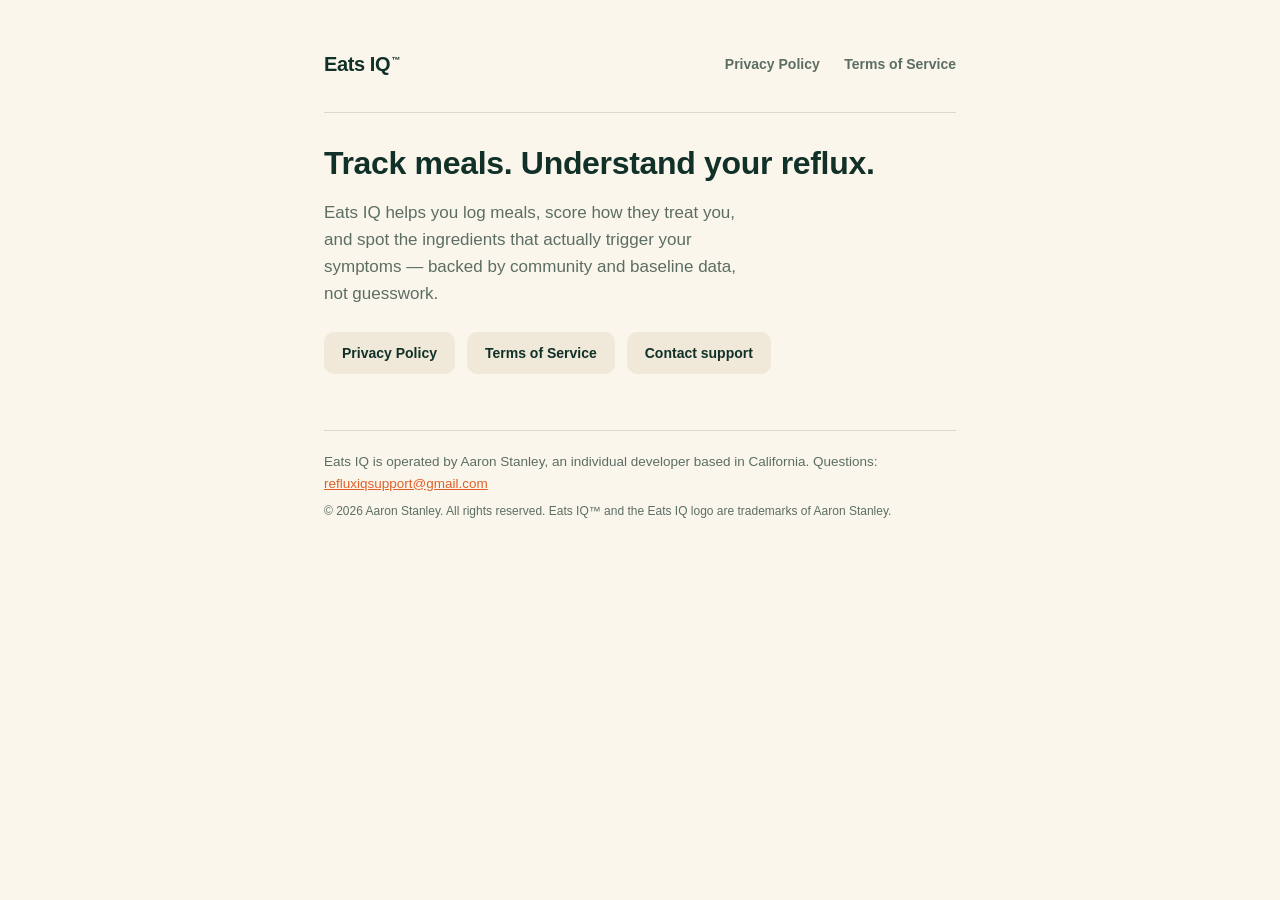
<file: index.html>
<!doctype html>
<html lang="en">
<head>
<meta charset="utf-8">
<meta name="viewport" content="width=device-width, initial-scale=1">
<title>Eats IQ</title>
<meta name="description" content="Eats IQ — log meals, see which ingredients trigger your reflux, and compare notes with a community tracking the same thing.">
<meta name="google-site-verification" content="Atj58rd3w0Bx_E0nCpOReknHNe3fZEeyiRKM_595VqA" />
<meta name="google-site-verification" content="nnmqIkc8oKqENO7Cv0VcmT9NTCiiDMqo-i-JIBaqtnU" />
<link rel="stylesheet" href="style.css">
</head>
<body>
<div class="wrap">
  <header class="site">
    <a class="wordmark" href="/">Eats IQ<sup class="tm">™</sup></a>
    <nav class="site">
      <a href="privacy-policy.html">Privacy Policy</a>
      <a href="terms-of-service.html">Terms of Service</a>
    </nav>
  </header>

  <main class="home-hero">
    <h1>Track meals. Understand your reflux.</h1>
    <p class="tagline">
      Eats IQ helps you log meals, score how they treat you, and spot the ingredients that
      actually trigger your symptoms — backed by community and baseline data, not guesswork.
    </p>
    <div class="home-links">
      <a href="privacy-policy.html">Privacy Policy</a>
      <a href="terms-of-service.html">Terms of Service</a>
      <a href="mailto:refluxiqsupport@gmail.com">Contact support</a>
    </div>
  </main>

  <footer class="site">
    Eats IQ is operated by Aaron Stanley, an individual developer based in California.
    Questions: <a href="mailto:refluxiqsupport@gmail.com">refluxiqsupport@gmail.com</a>
    <span class="legal-notice">© 2026 Aaron Stanley. All rights reserved. Eats IQ™ and the Eats IQ logo are trademarks of Aaron Stanley.</span>
  </footer>
</div>
</body>
</html>
</file>
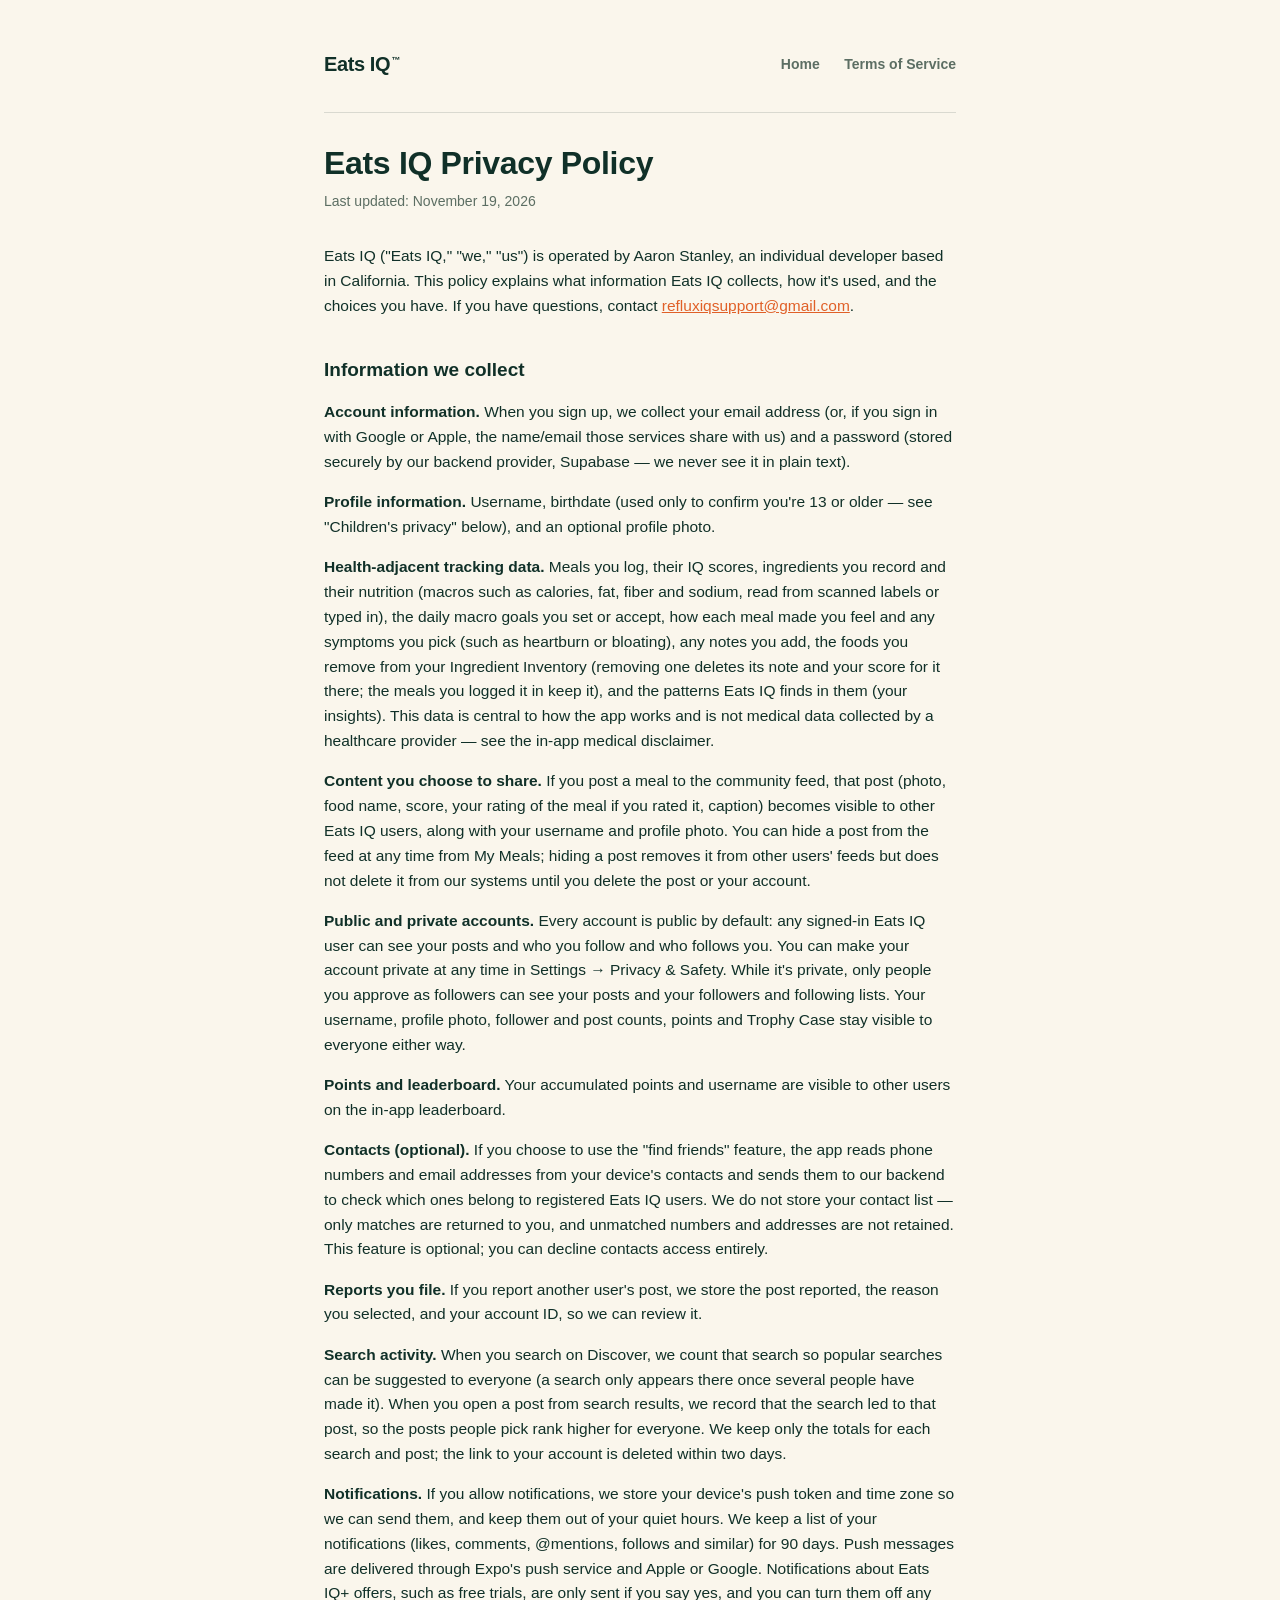
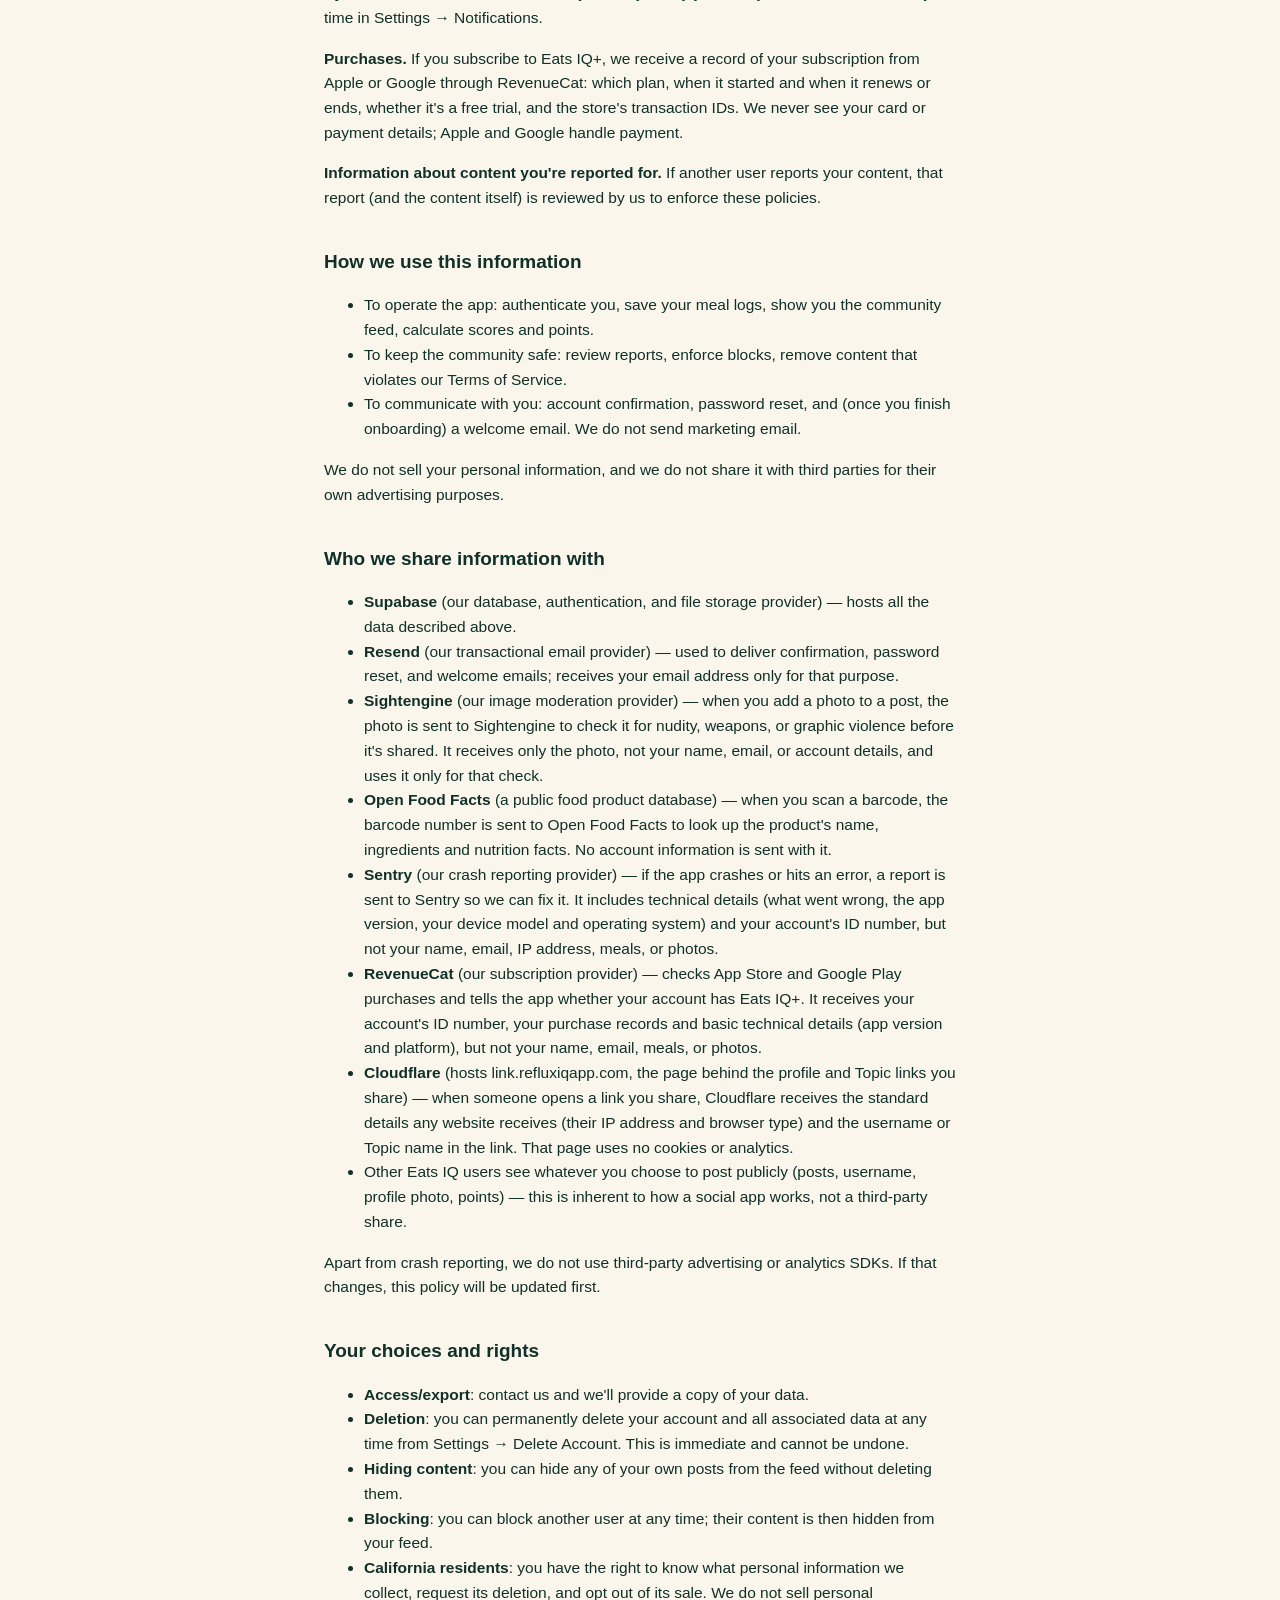
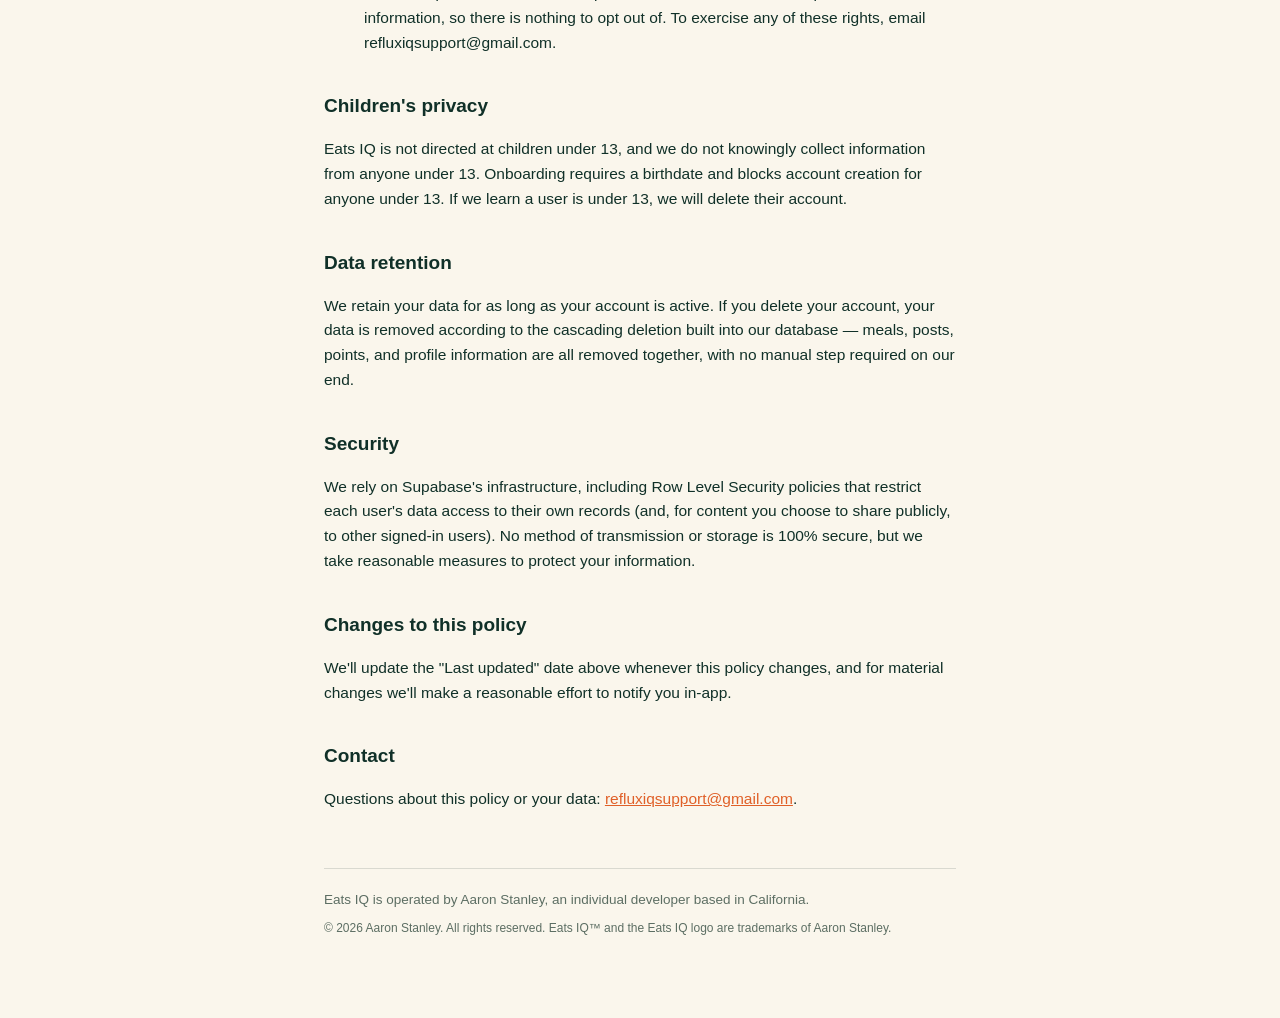
<file: privacy-policy.html>
<!doctype html>
<html lang="en">
<head>
<meta charset="utf-8">
<meta name="viewport" content="width=device-width, initial-scale=1">
<title>Privacy Policy — Eats IQ</title>
<link rel="stylesheet" href="style.css">
</head>
<body>
<div class="wrap">
  <header class="site">
    <a class="wordmark" href="/">Eats IQ<sup class="tm">™</sup></a>
    <nav class="site">
      <a href="index.html">Home</a>
      <a href="terms-of-service.html">Terms of Service</a>
    </nav>
  </header>

  <main>
    <h1>Eats IQ Privacy Policy</h1>
    <p class="updated">Last updated: November 19, 2026</p>

    <p>
      Eats IQ ("Eats IQ," "we," "us") is operated by Aaron Stanley, an individual
      developer based in California. This policy explains what information Eats IQ
      collects, how it's used, and the choices you have. If you have questions, contact
      <a href="mailto:refluxiqsupport@gmail.com">refluxiqsupport@gmail.com</a>.
    </p>

    <h2>Information we collect</h2>
    <p><strong>Account information.</strong> When you sign up, we collect your email address
      (or, if you sign in with Google or Apple, the name/email those services share with us)
      and a password (stored securely by our backend provider, Supabase — we never see it in
      plain text).</p>
    <p><strong>Profile information.</strong> Username, birthdate (used only to confirm you're
      13 or older — see "Children's privacy" below), and an optional profile photo.</p>
    <p><strong>Health-adjacent tracking data.</strong> Meals you log, their IQ scores, ingredients you record and their nutrition (macros such as calories, fat, fiber and sodium, read from scanned labels or typed in), the daily macro goals you set or accept, how each meal made you feel and any symptoms you pick (such as heartburn or bloating), any notes you add, the foods you remove from your Ingredient Inventory (removing one deletes its note and your score for it there; the meals you logged it in keep it), and the patterns Eats IQ finds in them (your insights). This data is central to how the app
      works and is not medical data collected by a healthcare provider — see the in-app
      medical disclaimer.</p>
    <p><strong>Content you choose to share.</strong> If you post a meal to the community
      feed, that post (photo, food name, score, your rating of the meal if you rated it, caption) becomes visible to other Eats IQ
      users, along with your username and profile photo. You can hide a post from the feed
      at any time from My Meals; hiding a post removes it from other users' feeds but does
      not delete it from our systems until you delete the post or your account.</p>
    <p><strong>Public and private accounts.</strong> Every account is public by default: any
      signed-in Eats IQ user can see your posts and who you follow and who follows you. You
      can make your account private at any time in Settings → Privacy &amp; Safety. While
      it's private, only people you approve as followers can see your posts and your
      followers and following lists. Your username, profile photo, follower and post counts,
      points and Trophy Case stay visible to everyone either way.</p>
    <p><strong>Points and leaderboard.</strong> Your accumulated points and username are
      visible to other users on the in-app leaderboard.</p>
    <p><strong>Contacts (optional).</strong> If you choose to use the "find friends" feature,
      the app reads phone numbers and email addresses from your device's contacts and sends
      them to our backend to check which ones belong to registered Eats IQ users. We do not
      store your contact list — only matches are returned to you, and unmatched numbers and
      addresses are not retained. This feature is optional; you can decline contacts access
      entirely.</p>
    <p><strong>Reports you file.</strong> If you report another user's post, we store the
      post reported, the reason you selected, and your account ID, so we can review it.</p>
    <p><strong>Search activity.</strong> When you search on Discover, we count that search
      so popular searches can be suggested to everyone (a search only appears there once
      several people have made it). When you open a post from search results, we record
      that the search led to that post, so the posts people pick rank higher for everyone.
      We keep only the totals for each search and post; the link to your account is
      deleted within two days.</p>
    <p><strong>Notifications.</strong> If you allow notifications, we store your device's push
      token and time zone so we can send them, and keep them out of your quiet hours. We keep
      a list of your notifications (likes, comments, @mentions, follows and similar) for 90
      days. Push messages are delivered through Expo's push service and Apple or Google. Notifications about Eats IQ+ offers, such as free trials, are only sent if you say yes, and you can turn them off any time in Settings → Notifications.</p>
    <p><strong>Purchases.</strong> If you subscribe to Eats IQ+, we receive a record of your subscription from Apple or Google through RevenueCat: which plan, when it started and when it renews or ends, whether it's a free trial, and the store's transaction IDs. We never see your card or payment details; Apple and Google handle payment.</p>
    <p><strong>Information about content you're reported for.</strong> If another user
      reports your content, that report (and the content itself) is reviewed by us to
      enforce these policies.</p>

    <h2>How we use this information</h2>
    <ul>
      <li>To operate the app: authenticate you, save your meal logs, show you the community
        feed, calculate scores and points.</li>
      <li>To keep the community safe: review reports, enforce blocks, remove content that
        violates our Terms of Service.</li>
      <li>To communicate with you: account confirmation, password reset, and (once you
        finish onboarding) a welcome email. We do not send marketing email.</li>
    </ul>
    <p>We do not sell your personal information, and we do not share it with third parties
      for their own advertising purposes.</p>

    <h2>Who we share information with</h2>
    <ul>
      <li><strong>Supabase</strong> (our database, authentication, and file storage
        provider) — hosts all the data described above.</li>
      <li><strong>Resend</strong> (our transactional email provider) — used to deliver
        confirmation, password reset, and welcome emails; receives your email address only
        for that purpose.</li>
      <li><strong>Sightengine</strong> (our image moderation provider) — when you add a
        photo to a post, the photo is sent to Sightengine to check it for nudity, weapons,
        or graphic violence before it's shared. It receives only the photo, not your name,
        email, or account details, and uses it only for that check.</li>
      <li><strong>Open Food Facts</strong> (a public food product database) — when you scan
        a barcode, the barcode number is sent to Open Food Facts to look up the product's
        name, ingredients and nutrition facts. No account information is sent with it.</li>
      <li><strong>Sentry</strong> (our crash reporting provider) — if the app crashes or
        hits an error, a report is sent to Sentry so we can fix it. It includes technical
        details (what went wrong, the app version, your device model and operating system)
        and your account's ID number, but not your name, email, IP address, meals, or
        photos.</li>
      <li><strong>RevenueCat</strong> (our subscription provider) — checks App Store and Google Play purchases and tells the app whether your account has Eats IQ+. It receives your account's ID number, your purchase records and basic technical details (app version and platform), but not your name, email, meals, or photos.</li>
      <li><strong>Cloudflare</strong> (hosts link.refluxiqapp.com, the page behind the profile and Topic links you share) — when someone opens a link you share, Cloudflare receives the standard details any website receives (their IP address and browser type) and the username or Topic name in the link. That page uses no cookies or analytics.</li>
      <li>Other Eats IQ users see whatever you choose to post publicly (posts, username,
        profile photo, points) — this is inherent to how a social app works, not a
        third-party share.</li>
    </ul>
    <p>Apart from crash reporting, we do not use third-party advertising or analytics
      SDKs. If that changes, this policy will be updated first.</p>

    <h2>Your choices and rights</h2>
    <ul>
      <li><strong>Access/export</strong>: contact us and we'll provide a copy of your data.</li>
      <li><strong>Deletion</strong>: you can permanently delete your account and all
        associated data at any time from Settings → Delete Account. This is immediate and
        cannot be undone.</li>
      <li><strong>Hiding content</strong>: you can hide any of your own posts from the feed
        without deleting them.</li>
      <li><strong>Blocking</strong>: you can block another user at any time; their content is
        then hidden from your feed.</li>
      <li><strong>California residents</strong>: you have the right to know what personal
        information we collect, request its deletion, and opt out of its sale. We do not
        sell personal information, so there is nothing to opt out of. To exercise any of
        these rights, email refluxiqsupport@gmail.com.</li>
    </ul>

    <h2>Children's privacy</h2>
    <p>Eats IQ is not directed at children under 13, and we do not knowingly collect
      information from anyone under 13. Onboarding requires a birthdate and blocks account
      creation for anyone under 13. If we learn a user is under 13, we will delete their
      account.</p>

    <h2>Data retention</h2>
    <p>We retain your data for as long as your account is active. If you delete your
      account, your data is removed according to the cascading deletion built into our
      database — meals, posts, points, and profile information are all removed together,
      with no manual step required on our end.</p>

    <h2>Security</h2>
    <p>We rely on Supabase's infrastructure, including Row Level Security policies that
      restrict each user's data access to their own records (and, for content you choose to
      share publicly, to other signed-in users). No method of transmission or storage is
      100% secure, but we take reasonable measures to protect your information.</p>

    <h2>Changes to this policy</h2>
    <p>We'll update the "Last updated" date above whenever this policy changes, and for
      material changes we'll make a reasonable effort to notify you in-app.</p>

    <h2>Contact</h2>
    <p>Questions about this policy or your data:
      <a href="mailto:refluxiqsupport@gmail.com">refluxiqsupport@gmail.com</a>.</p>
  </main>

  <footer class="site">
    Eats IQ is operated by Aaron Stanley, an individual developer based in California.
    <span class="legal-notice">© 2026 Aaron Stanley. All rights reserved. Eats IQ™ and the Eats IQ logo are trademarks of Aaron Stanley.</span>
  </footer>
</div>
</body>
</html>
</file>
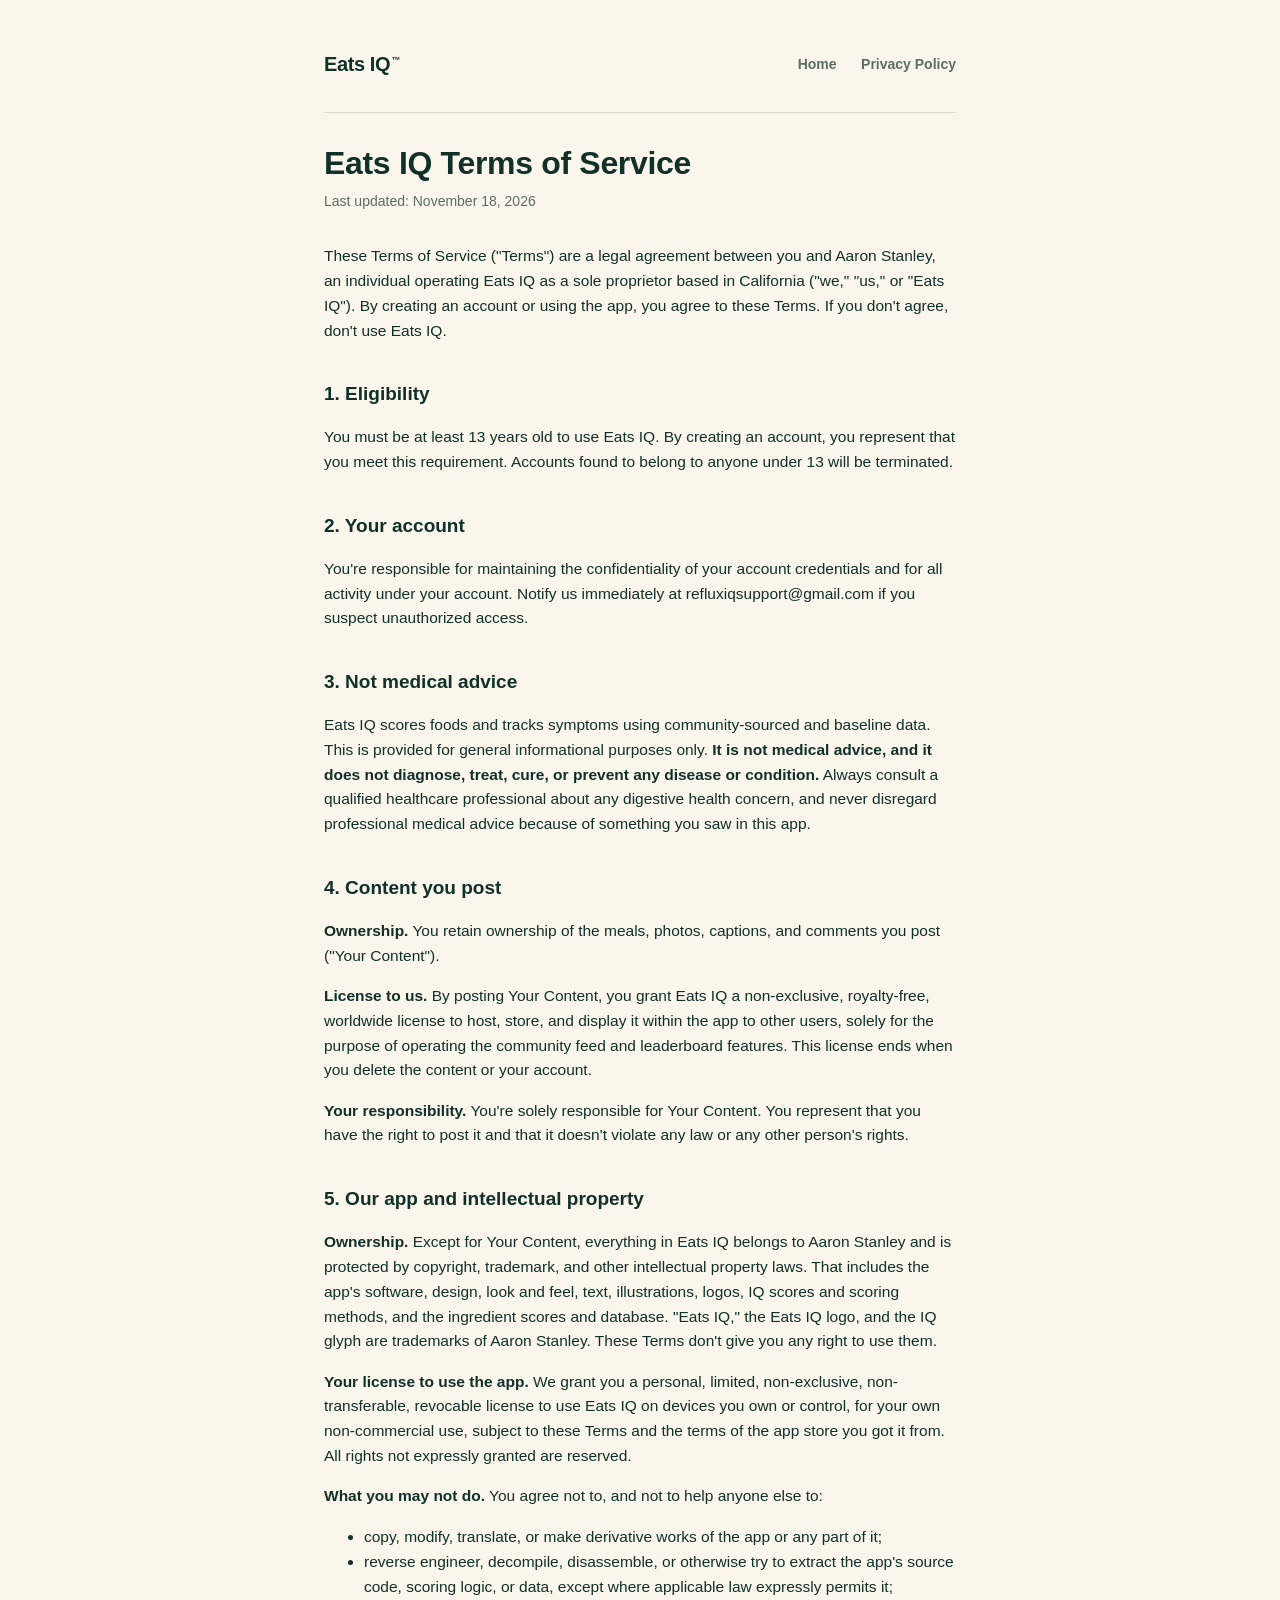
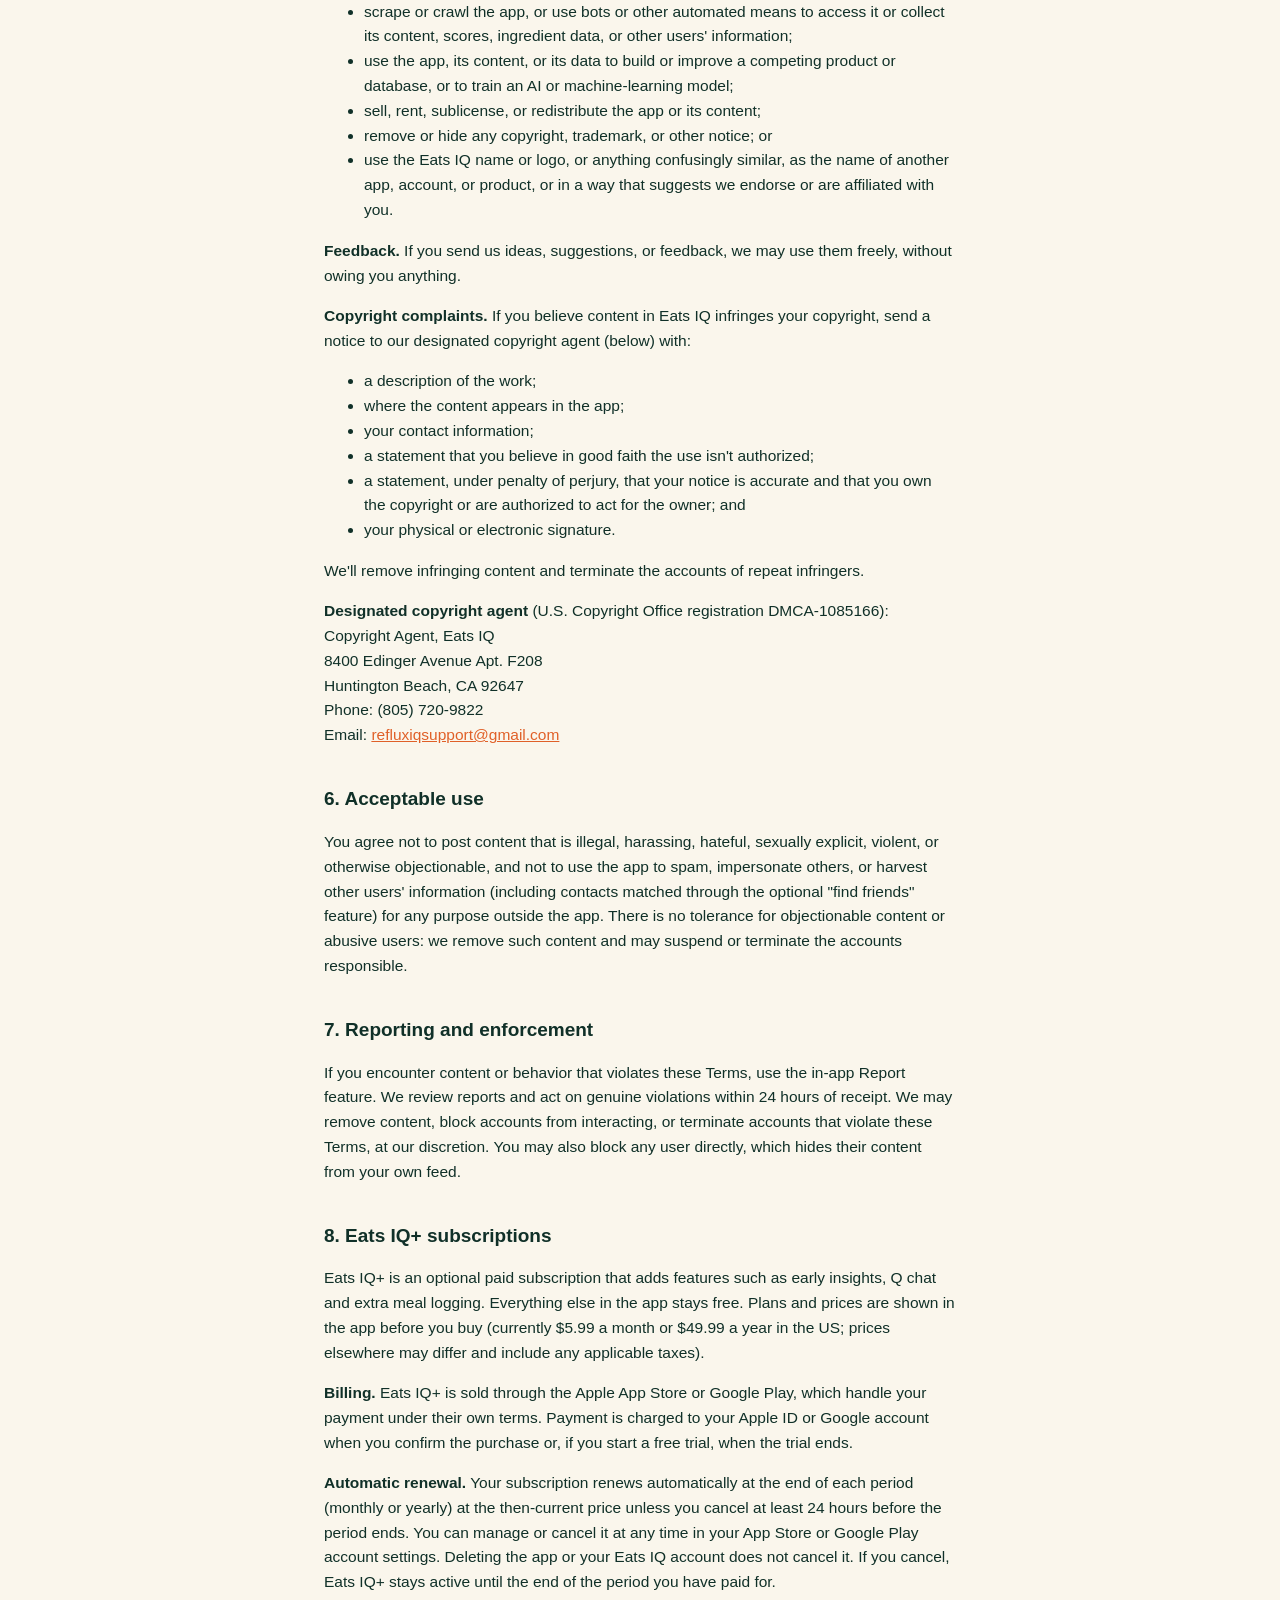
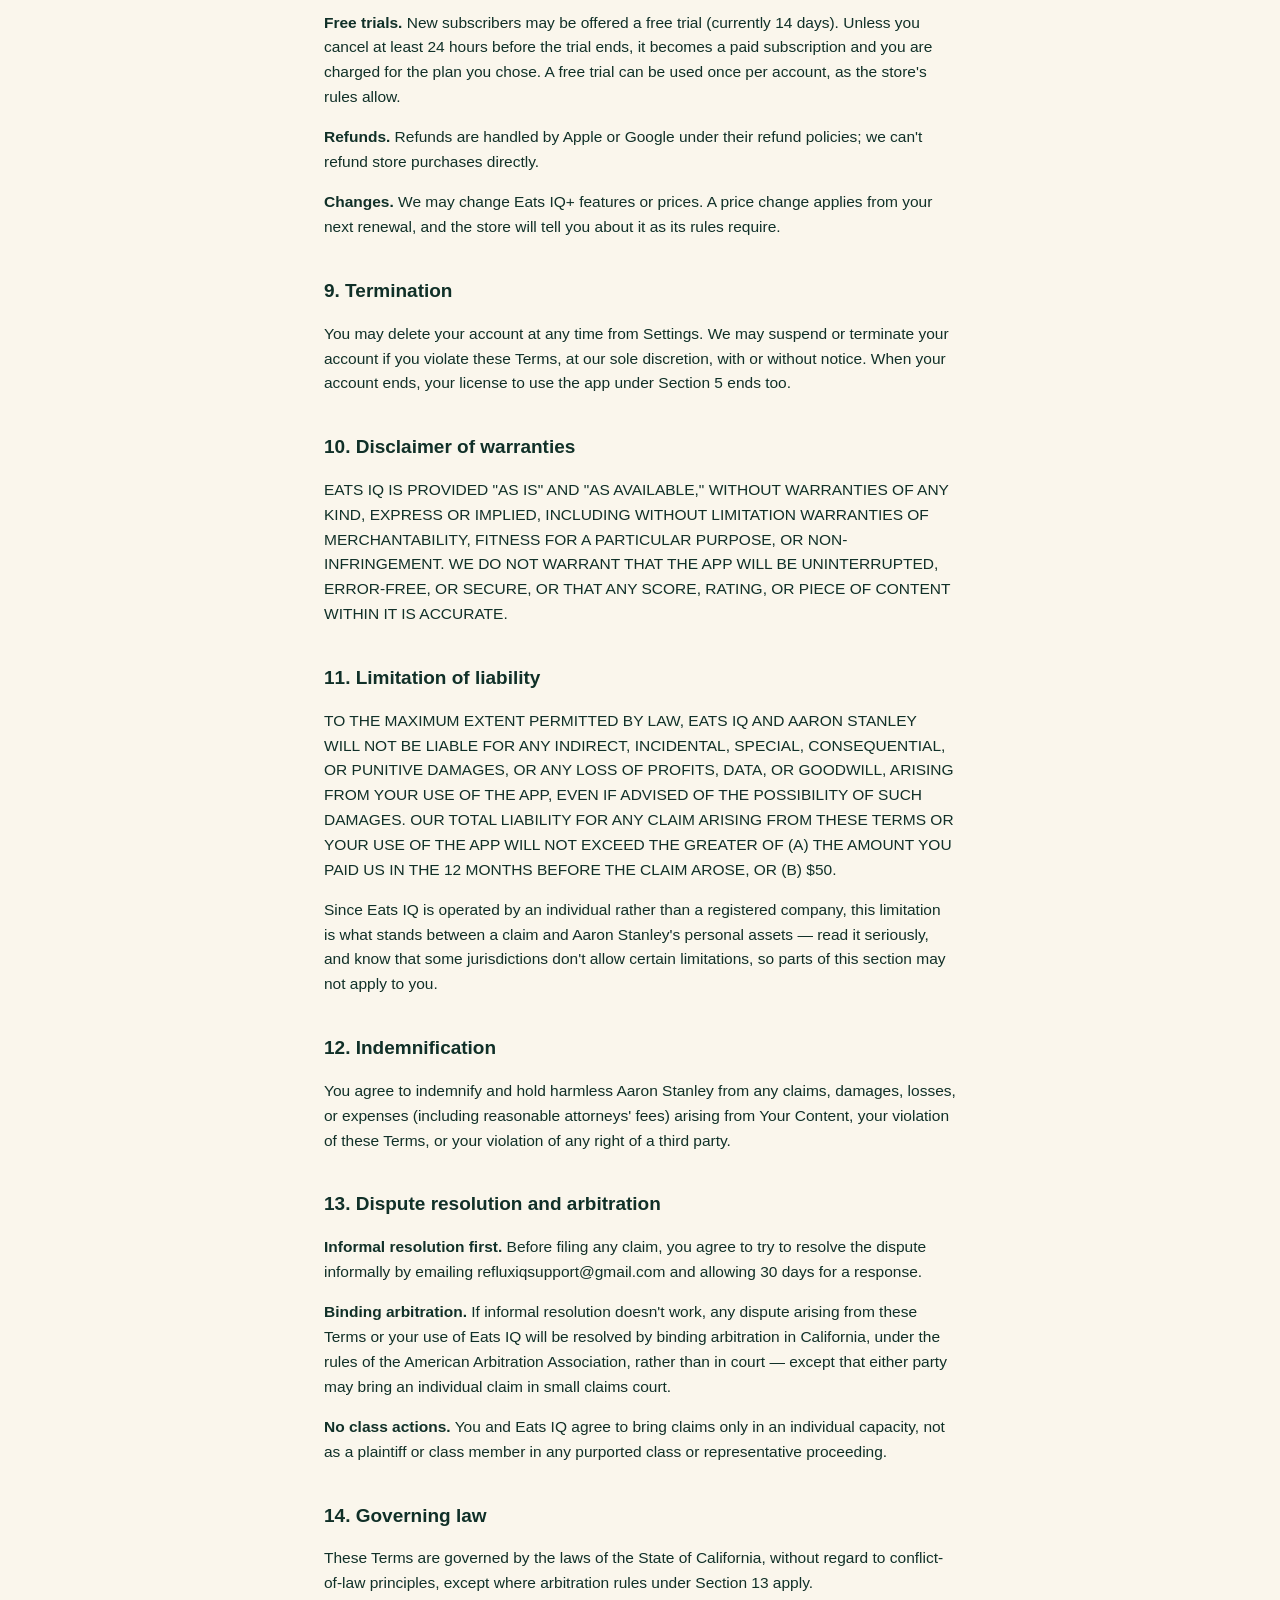
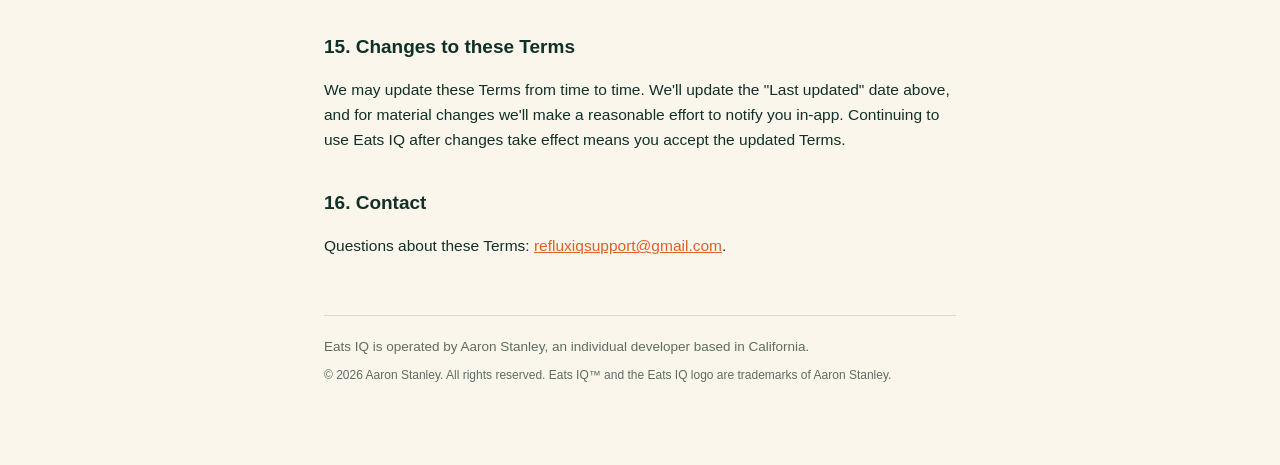
<file: terms-of-service.html>
<!doctype html>
<html lang="en">
<head>
<meta charset="utf-8">
<meta name="viewport" content="width=device-width, initial-scale=1">
<title>Terms of Service — Eats IQ</title>
<link rel="stylesheet" href="style.css">
</head>
<body>
<div class="wrap">
  <header class="site">
    <a class="wordmark" href="/">Eats IQ<sup class="tm">™</sup></a>
    <nav class="site">
      <a href="index.html">Home</a>
      <a href="privacy-policy.html">Privacy Policy</a>
    </nav>
  </header>

  <main>
    <h1>Eats IQ Terms of Service</h1>
    <p class="updated">Last updated: November 18, 2026</p>

    <p>
      These Terms of Service ("Terms") are a legal agreement between you and Aaron Stanley,
      an individual operating Eats IQ as a sole proprietor based in California ("we," "us,"
      or "Eats IQ"). By creating an account or using the app, you agree to these Terms. If
      you don't agree, don't use Eats IQ.
    </p>

    <h2>1. Eligibility</h2>
    <p>You must be at least 13 years old to use Eats IQ. By creating an account, you
      represent that you meet this requirement. Accounts found to belong to anyone under 13
      will be terminated.</p>

    <h2>2. Your account</h2>
    <p>You're responsible for maintaining the confidentiality of your account credentials and
      for all activity under your account. Notify us immediately at
      refluxiqsupport@gmail.com if you suspect unauthorized access.</p>

    <h2>3. Not medical advice</h2>
    <p>Eats IQ scores foods and tracks symptoms using community-sourced and baseline data.
      This is provided for general informational purposes only. <strong>It is not medical
      advice, and it does not diagnose, treat, cure, or prevent any disease or
      condition.</strong> Always consult a qualified healthcare professional about any
      digestive health concern, and never disregard professional medical advice because of
      something you saw in this app.</p>

    <h2>4. Content you post</h2>
    <p><strong>Ownership.</strong> You retain ownership of the meals, photos, captions, and
      comments you post ("Your Content").</p>
    <p><strong>License to us.</strong> By posting Your Content, you grant Eats IQ a
      non-exclusive, royalty-free, worldwide license to host, store, and display it within
      the app to other users, solely for the purpose of operating the community feed and
      leaderboard features. This license ends when you delete the content or your
      account.</p>
    <p><strong>Your responsibility.</strong> You're solely responsible for Your Content. You
      represent that you have the right to post it and that it doesn't violate any law or any
      other person's rights.</p>

    <h2>5. Our app and intellectual property</h2>
    <p><strong>Ownership.</strong> Except for Your Content, everything in Eats IQ belongs to
      Aaron Stanley and is protected by copyright, trademark, and other intellectual property
      laws. That includes the app's software, design, look and feel, text, illustrations,
      logos, IQ scores and scoring methods, and the ingredient scores and database. "Eats IQ," the Eats IQ logo, and the IQ glyph are trademarks of Aaron
      Stanley. These Terms don't give you any right to use them.</p>
    <p><strong>Your license to use the app.</strong> We grant you a personal, limited,
      non-exclusive, non-transferable, revocable license to use Eats IQ on devices you own or
      control, for your own non-commercial use, subject to these Terms and the terms of the
      app store you got it from. All rights not expressly granted are reserved.</p>
    <p><strong>What you may not do.</strong> You agree not to, and not to help anyone else
      to:</p>
    <ul>
      <li>copy, modify, translate, or make derivative works of the app or any part of it;</li>
      <li>reverse engineer, decompile, disassemble, or otherwise try to extract the app's
        source code, scoring logic, or data, except where applicable law expressly permits
        it;</li>
      <li>scrape or crawl the app, or use bots or other automated means to access it or
        collect its content, scores, ingredient data, or other users' information;</li>
      <li>use the app, its content, or its data to build or improve a competing product or
        database, or to train an AI or machine-learning model;</li>
      <li>sell, rent, sublicense, or redistribute the app or its content;</li>
      <li>remove or hide any copyright, trademark, or other notice; or</li>
      <li>use the Eats IQ name or logo, or anything confusingly similar, as the name of
        another app, account, or product, or in a way that suggests we endorse or are
        affiliated with you.</li>
    </ul>
    <p><strong>Feedback.</strong> If you send us ideas, suggestions, or feedback, we may use
      them freely, without owing you anything.</p>
    <p><strong>Copyright complaints.</strong> If you believe content in Eats IQ infringes your
      copyright, send a notice to our designated copyright agent (below) with:</p>
    <ul>
      <li>a description of the work;</li>
      <li>where the content appears in the app;</li>
      <li>your contact information;</li>
      <li>a statement that you believe in good faith the use isn't authorized;</li>
      <li>a statement, under penalty of perjury, that your notice is accurate and that you
        own the copyright or are authorized to act for the owner; and</li>
      <li>your physical or electronic signature.</li>
    </ul>
    <p>We'll remove infringing content and terminate the accounts of repeat infringers.</p>
    <p><strong>Designated copyright agent</strong> (U.S. Copyright Office registration
      DMCA-1085166):<br>
      Copyright Agent, Eats IQ<br>
      8400 Edinger Avenue Apt. F208<br>
      Huntington Beach, CA 92647<br>
      Phone: (805) 720-9822<br>
      Email: <a href="mailto:refluxiqsupport@gmail.com">refluxiqsupport@gmail.com</a></p>

    <h2>6. Acceptable use</h2>
    <p>You agree not to post content that is illegal, harassing, hateful, sexually explicit,
      violent, or otherwise objectionable, and not to use the app to spam, impersonate
      others, or harvest other users' information (including contacts matched through the
      optional "find friends" feature) for any purpose outside the app. There is no
      tolerance for objectionable content or abusive users: we remove such content and may
      suspend or terminate the accounts responsible.</p>

    <h2>7. Reporting and enforcement</h2>
    <p>If you encounter content or behavior that violates these Terms, use the in-app Report
      feature. We review reports and act on genuine violations within 24 hours of
      receipt. We may remove content, block accounts from interacting, or terminate accounts
      that violate these Terms, at our discretion. You may also block any user directly,
      which hides their content from your own feed.</p>

    <h2>8. Eats IQ+ subscriptions</h2>
    <p>Eats IQ+ is an optional paid subscription that adds features such as early insights, Q chat and extra meal logging. Everything else in the app stays free. Plans and prices are shown in the app before you buy (currently $5.99 a month or $49.99 a year in the US; prices elsewhere may differ and include any applicable taxes).</p>
    <p><strong>Billing.</strong> Eats IQ+ is sold through the Apple App Store or Google Play, which handle your payment under their own terms. Payment is charged to your Apple ID or Google account when you confirm the purchase or, if you start a free trial, when the trial ends.</p>
    <p><strong>Automatic renewal.</strong> Your subscription renews automatically at the end of each period (monthly or yearly) at the then-current price unless you cancel at least 24 hours before the period ends. You can manage or cancel it at any time in your App Store or Google Play account settings. Deleting the app or your Eats IQ account does not cancel it. If you cancel, Eats IQ+ stays active until the end of the period you have paid for.</p>
    <p><strong>Free trials.</strong> New subscribers may be offered a free trial (currently 14 days). Unless you cancel at least 24 hours before the trial ends, it becomes a paid subscription and you are charged for the plan you chose. A free trial can be used once per account, as the store's rules allow.</p>
    <p><strong>Refunds.</strong> Refunds are handled by Apple or Google under their refund policies; we can't refund store purchases directly.</p>
    <p><strong>Changes.</strong> We may change Eats IQ+ features or prices. A price change applies from your next renewal, and the store will tell you about it as its rules require.</p>

    <h2>9. Termination</h2>
    <p>You may delete your account at any time from Settings. We may suspend or terminate
      your account if you violate these Terms, at our sole discretion, with or without
      notice. When your account ends, your license to use the app under Section 5 ends
      too.</p>

    <h2>10. Disclaimer of warranties</h2>
    <p>EATS IQ IS PROVIDED "AS IS" AND "AS AVAILABLE," WITHOUT WARRANTIES OF ANY KIND,
      EXPRESS OR IMPLIED, INCLUDING WITHOUT LIMITATION WARRANTIES OF MERCHANTABILITY, FITNESS
      FOR A PARTICULAR PURPOSE, OR NON-INFRINGEMENT. WE DO NOT WARRANT THAT THE APP WILL BE
      UNINTERRUPTED, ERROR-FREE, OR SECURE, OR THAT ANY SCORE, RATING, OR PIECE OF CONTENT
      WITHIN IT IS ACCURATE.</p>

    <h2>11. Limitation of liability</h2>
    <p>TO THE MAXIMUM EXTENT PERMITTED BY LAW, EATS IQ AND AARON STANLEY WILL NOT BE LIABLE
      FOR ANY INDIRECT, INCIDENTAL, SPECIAL, CONSEQUENTIAL, OR PUNITIVE DAMAGES, OR ANY LOSS
      OF PROFITS, DATA, OR GOODWILL, ARISING FROM YOUR USE OF THE APP, EVEN IF ADVISED OF THE
      POSSIBILITY OF SUCH DAMAGES. OUR TOTAL LIABILITY FOR ANY CLAIM ARISING FROM THESE TERMS
      OR YOUR USE OF THE APP WILL NOT EXCEED THE GREATER OF (A) THE AMOUNT YOU PAID US IN THE
      12 MONTHS BEFORE THE CLAIM AROSE, OR (B) $50.</p>
    <p>Since Eats IQ is operated by an individual rather than a registered company, this
      limitation is what stands between a claim and Aaron Stanley's personal assets — read it
      seriously, and know that some jurisdictions don't allow certain limitations, so parts of
      this section may not apply to you.</p>

    <h2>12. Indemnification</h2>
    <p>You agree to indemnify and hold harmless Aaron Stanley from any claims, damages,
      losses, or expenses (including reasonable attorneys' fees) arising from Your Content,
      your violation of these Terms, or your violation of any right of a third party.</p>

    <h2>13. Dispute resolution and arbitration</h2>
    <p><strong>Informal resolution first.</strong> Before filing any claim, you agree to try
      to resolve the dispute informally by emailing refluxiqsupport@gmail.com and allowing 30
      days for a response.</p>
    <p><strong>Binding arbitration.</strong> If informal resolution doesn't work, any dispute
      arising from these Terms or your use of Eats IQ will be resolved by binding
      arbitration in California, under the rules of the American Arbitration Association,
      rather than in court — except that either party may bring an individual claim in small
      claims court.</p>
    <p><strong>No class actions.</strong> You and Eats IQ agree to bring claims only in an
      individual capacity, not as a plaintiff or class member in any purported class or
      representative proceeding.</p>

    <h2>14. Governing law</h2>
    <p>These Terms are governed by the laws of the State of California, without regard to
      conflict-of-law principles, except where arbitration rules under Section 13 apply.</p>

    <h2>15. Changes to these Terms</h2>
    <p>We may update these Terms from time to time. We'll update the "Last updated" date
      above, and for material changes we'll make a reasonable effort to notify you in-app.
      Continuing to use Eats IQ after changes take effect means you accept the updated
      Terms.</p>

    <h2>16. Contact</h2>
    <p>Questions about these Terms:
      <a href="mailto:refluxiqsupport@gmail.com">refluxiqsupport@gmail.com</a>.</p>
  </main>

  <footer class="site">
    Eats IQ is operated by Aaron Stanley, an individual developer based in California.
    <span class="legal-notice">© 2026 Aaron Stanley. All rights reserved. Eats IQ™ and the Eats IQ logo are trademarks of Aaron Stanley.</span>
  </footer>
</div>
</body>
</html>
</file>
<file: style.css>
:root {
  --bg: #FAF6EC;
  --bg-elevated: #F0E8D8;
  --text: #103028;
  --text-secondary: #5C6E63;
  --tint: #E06028;
  --line: rgba(16, 48, 40, 0.14);
}

* { box-sizing: border-box; }

body {
  margin: 0;
  background: var(--bg);
  color: var(--text);
  font-family: -apple-system, BlinkMacSystemFont, "Segoe UI", Roboto, Helvetica, Arial, sans-serif;
  line-height: 1.6;
}

.wrap {
  max-width: 680px;
  margin: 0 auto;
  padding: 48px 24px 80px;
}

header.site {
  display: flex;
  align-items: center;
  justify-content: space-between;
  padding-bottom: 32px;
  margin-bottom: 32px;
  border-bottom: 1px solid var(--line);
}

.wordmark {
  font-weight: 800;
  font-size: 20px;
  letter-spacing: -0.02em;
  color: var(--text);
  text-decoration: none;
}

nav.site a {
  color: var(--text-secondary);
  text-decoration: none;
  font-size: 14px;
  font-weight: 600;
  margin-left: 20px;
}

nav.site a:hover { color: var(--tint); }

h1 {
  font-size: 32px;
  line-height: 1.15;
  margin: 0 0 8px;
  letter-spacing: -0.01em;
}

h2 {
  font-size: 19px;
  margin: 36px 0 10px;
}

p, li { font-size: 15.5px; }

.updated {
  color: var(--text-secondary);
  font-size: 14px;
  margin: 0 0 32px;
}

a { color: var(--tint); }

.card {
  background: var(--bg-elevated);
  border-radius: 14px;
  padding: 24px 28px;
}

.home-hero p.tagline {
  font-size: 17px;
  color: var(--text-secondary);
  max-width: 46ch;
}

.home-links {
  display: flex;
  gap: 12px;
  margin-top: 24px;
  flex-wrap: wrap;
}

.home-links a {
  display: inline-block;
  padding: 10px 18px;
  border-radius: 10px;
  background: var(--bg-elevated);
  color: var(--text);
  text-decoration: none;
  font-weight: 600;
  font-size: 14px;
}

.home-links a:hover { background: var(--tint); color: #fff; }

footer.site {
  margin-top: 56px;
  padding-top: 20px;
  border-top: 1px solid var(--line);
  color: var(--text-secondary);
  font-size: 13.5px;
}

/* Small trademark mark after the wordmark. */
.tm {
  font-size: 0.45em;
  font-weight: 600;
  vertical-align: super;
  margin-left: 1px;
  line-height: 0;
}

footer.site .legal-notice {
  display: block;
  margin-top: 8px;
  font-size: 12px;
}
</file>
